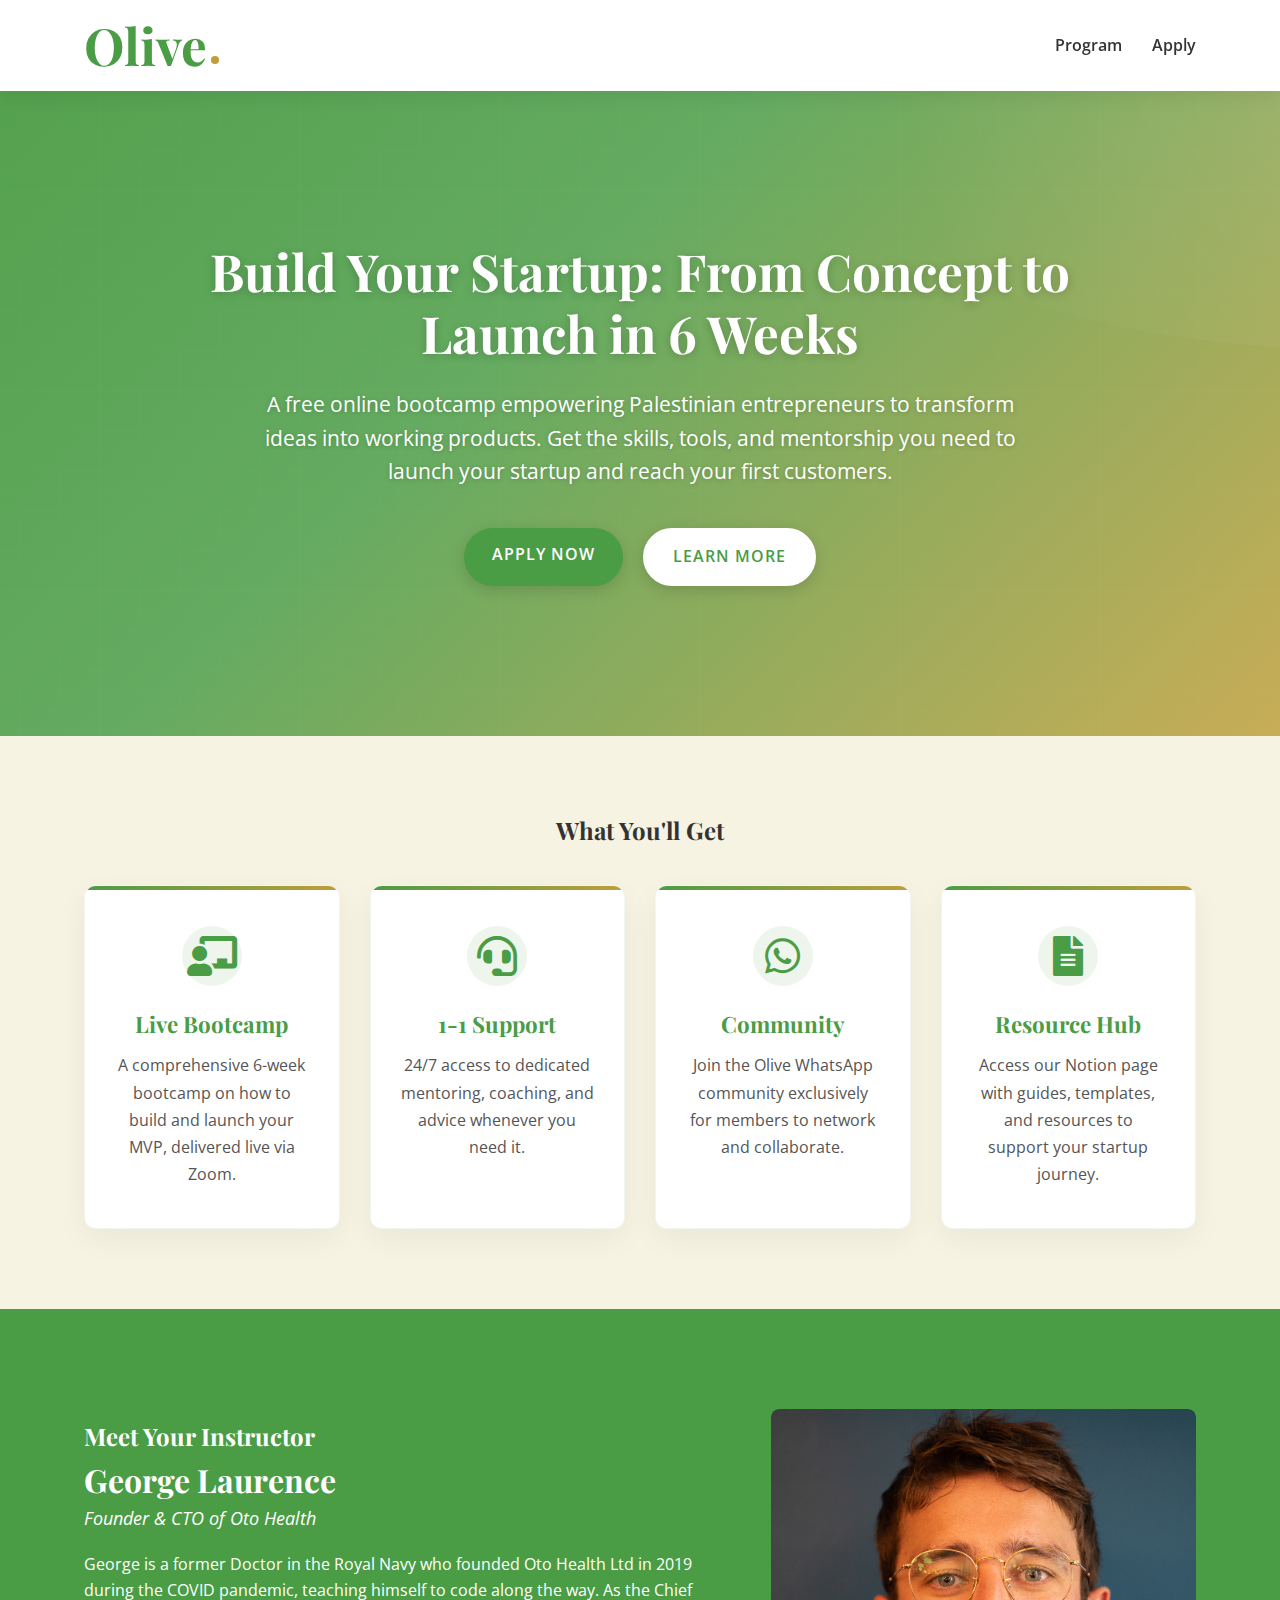
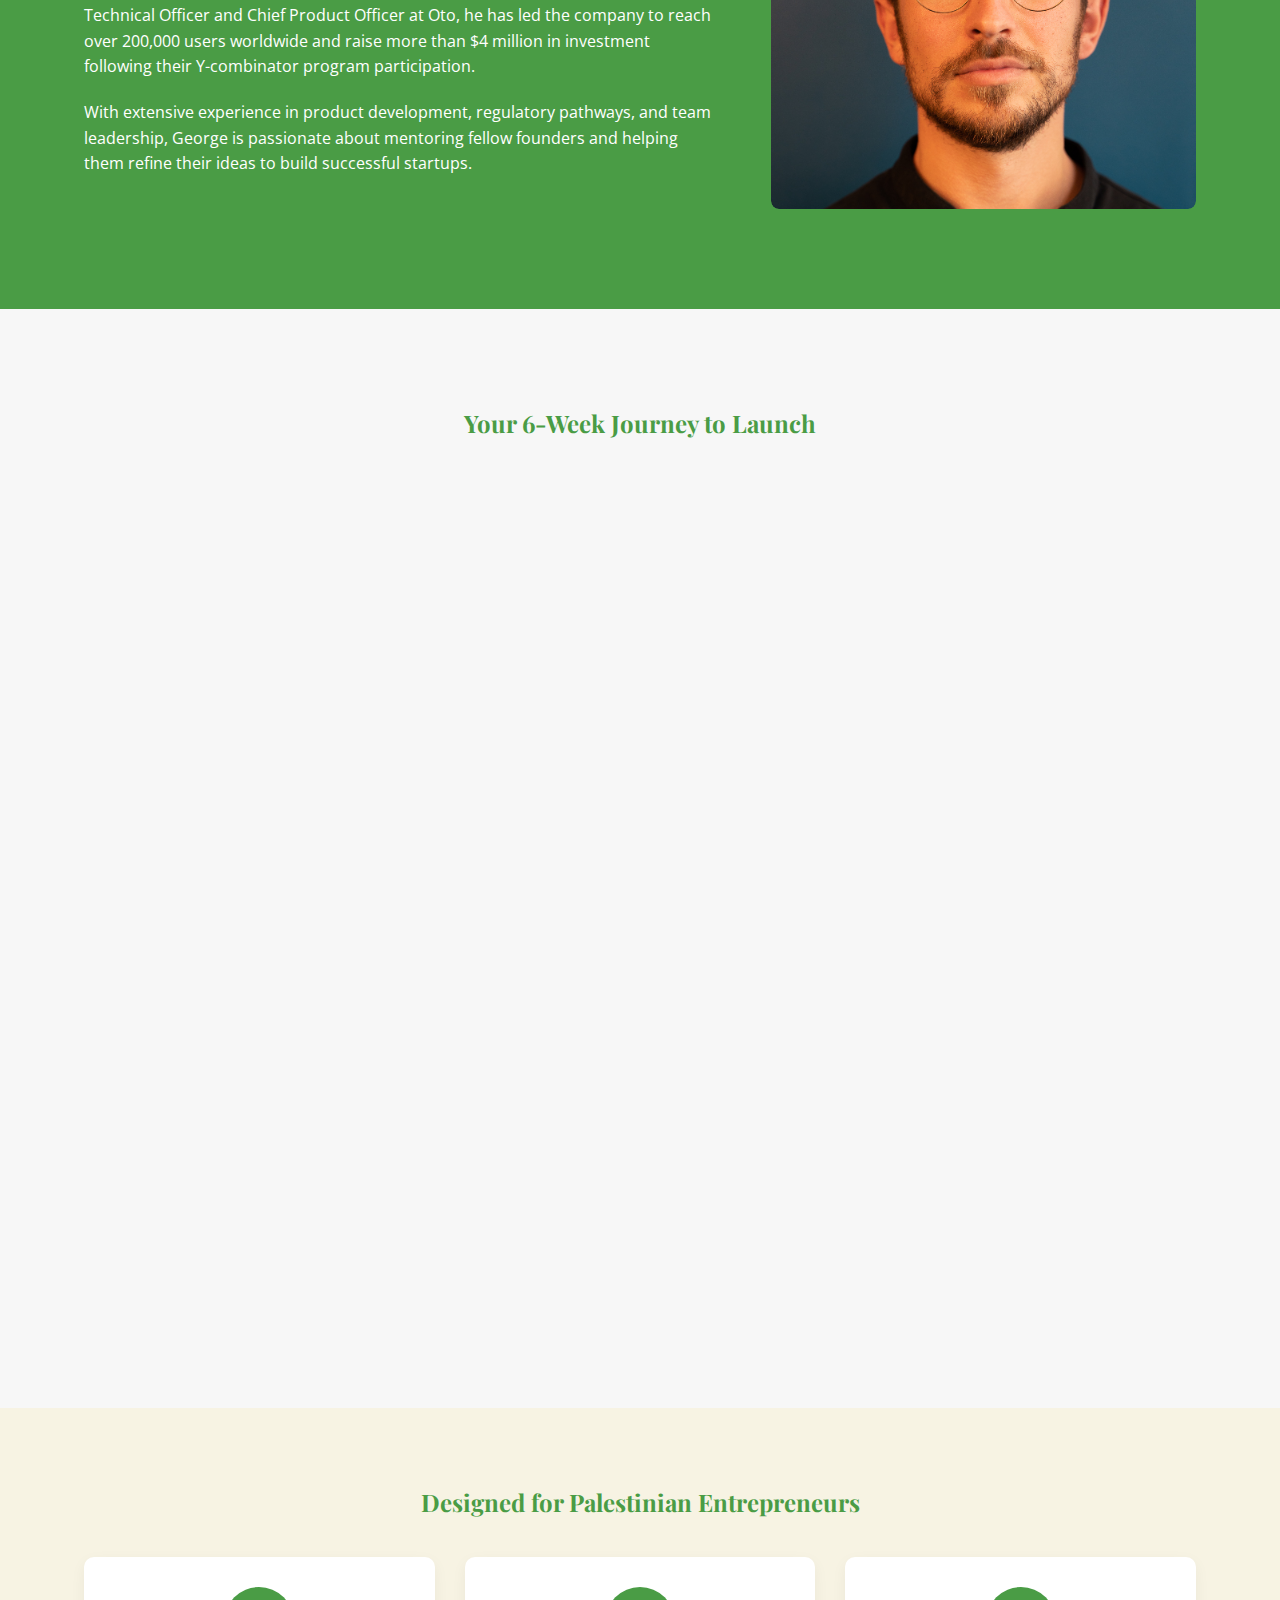
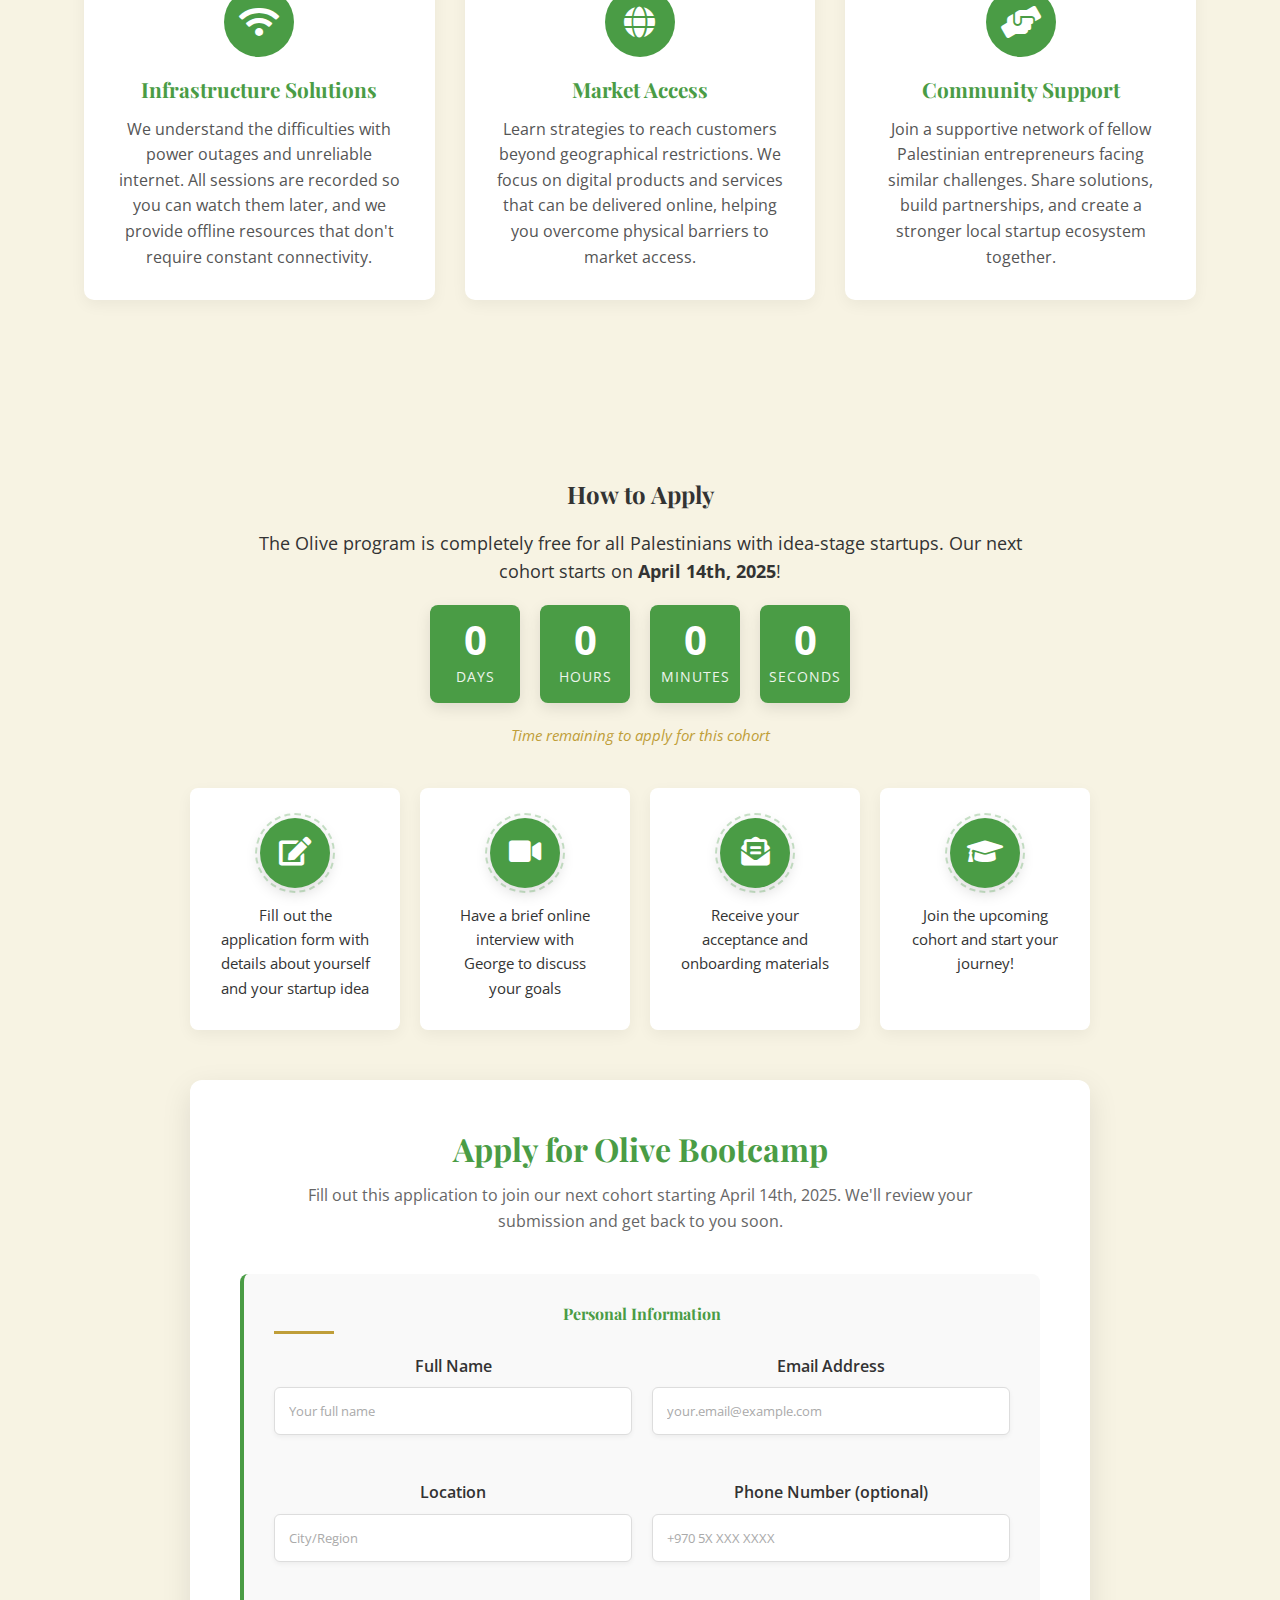
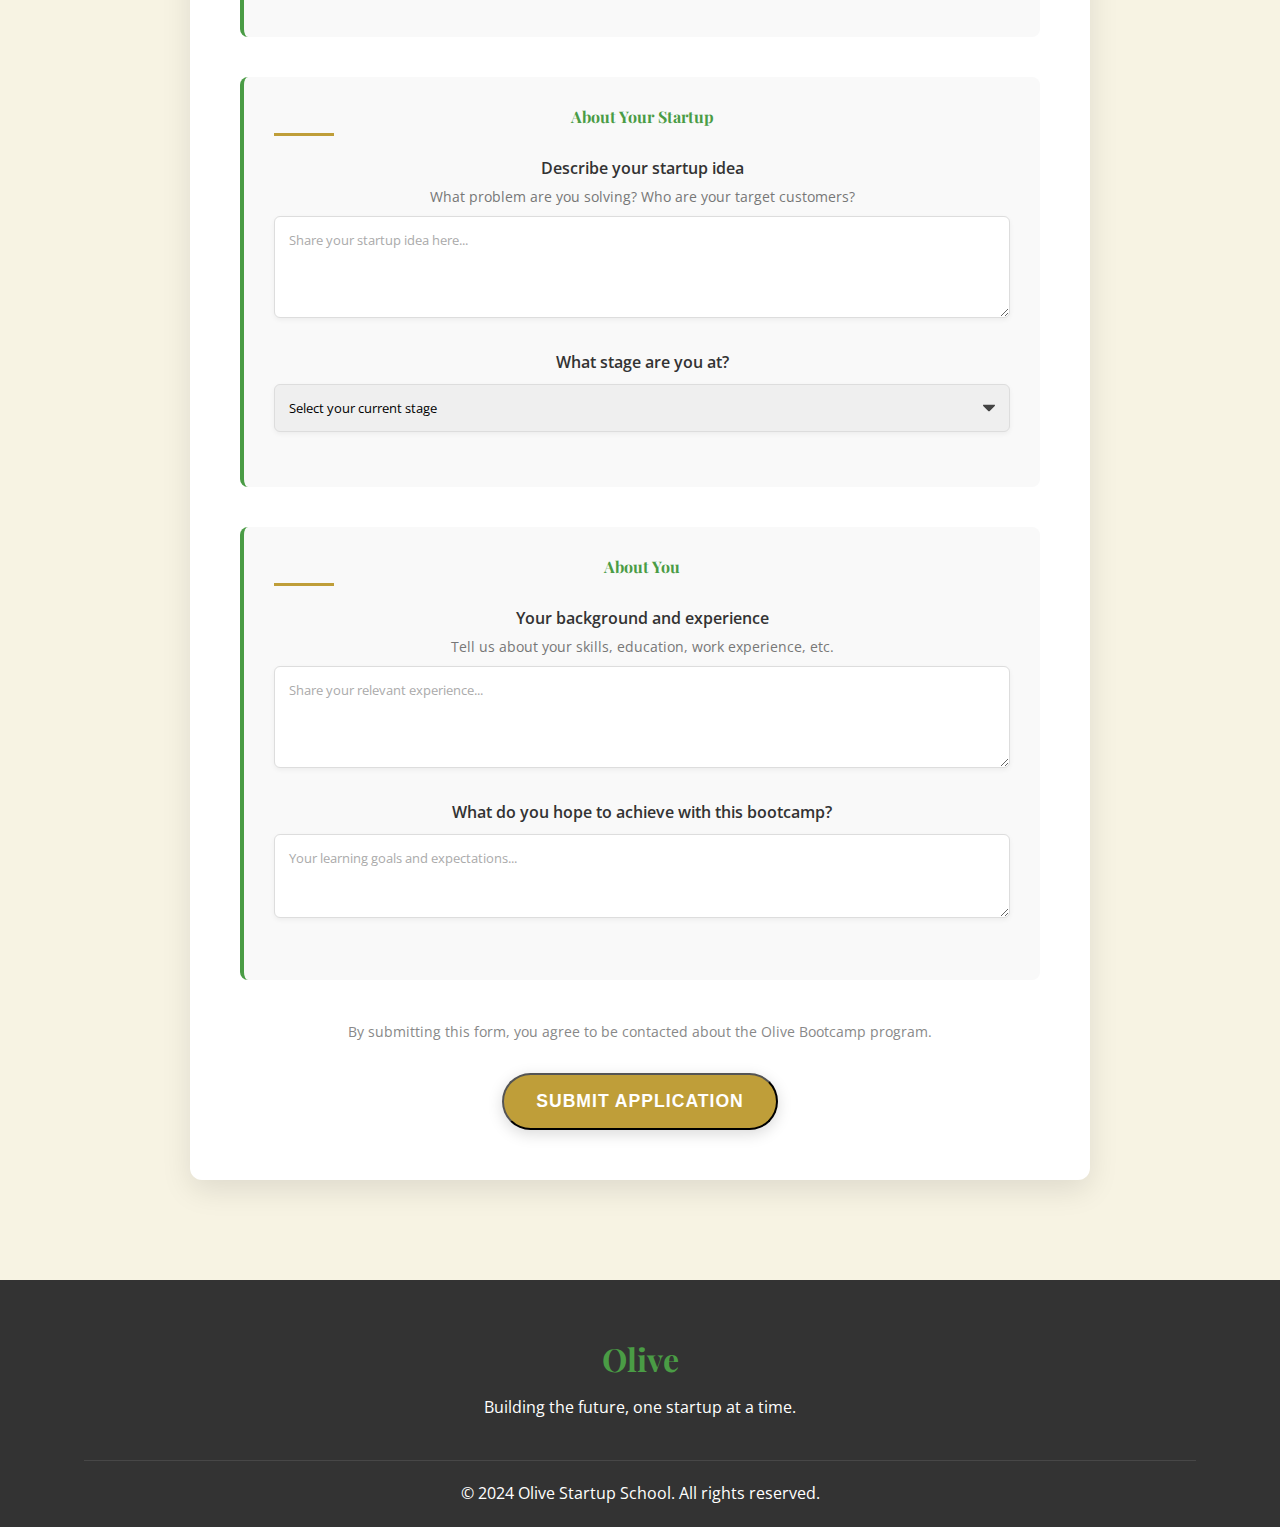
<file: index.html>
<!DOCTYPE html>
<html lang="en">
  <head>
    <meta charset="UTF-8" />
    <meta name="viewport" content="width=device-width, initial-scale=1.0" />
    <title>Olive Bootcamp - Build & Launch Your Palestinian Startup in 6 Weeks</title>
    <meta name="description" content="A free 6-week online bootcamp empowering Palestinian entrepreneurs to transform ideas into working products with mentorship, resources, and community support." />
    <meta name="keywords" content="Palestinian startups, entrepreneurship, bootcamp, startup incubator, business mentorship, tech startup, Palestine innovation" />
    <link rel="canonical" href="https://leidig54.github.io/olive/" />
    <link rel="stylesheet" href="css/style.css" />
    <link rel="preconnect" href="https://fonts.googleapis.com" />
    <link rel="preconnect" href="https://fonts.gstatic.com" crossorigin />
    <link
      href="https://fonts.googleapis.com/css2?family=Open+Sans:wght@400;600&family=Playfair+Display:wght@700&display=swap"
      rel="stylesheet"
    />
    <!-- FontAwesome CSS CDN -->
    <link 
      rel="stylesheet" 
      href="https://cdnjs.cloudflare.com/ajax/libs/font-awesome/5.15.4/css/all.min.css"
      integrity="sha512-1ycn6IcaQQ40/MKBW2W4Rhis/DbILU74C1vSrLJxCq57o941Ym01SwNsOMqvEBFlcgUa6xLiPY/NS5R+E6ztJQ=="
      crossorigin="anonymous"
      referrerpolicy="no-referrer"
    />
    <!-- Structured Data -->
    <script type="application/ld+json">
    {
      "@context": "https://schema.org",
      "@type": "EducationalOrganization",
      "name": "Olive Bootcamp",
      "description": "A free 6-week online bootcamp empowering Palestinian entrepreneurs to transform ideas into working products.",
      "url": "https://leidig54.github.io/olive/",
      "offers": {
        "@type": "Offer",
        "price": "0",
        "priceCurrency": "USD"
      },
      "startDate": "2025-04-14",
      "teachingMethod": "Online Learning",
      "timeRequired": "P6W",
      "audience": {
        "@type": "Audience",
        "audienceType": "Palestinian Entrepreneurs"
      }
    }
    </script>
  </head>
  <body>
    <header>
      <div class="container">
        <div class="logo">
          <h1>Olive</h1>
        </div>
        <nav aria-label="Main navigation">
          <ul>
            <li><a href="#course">Program</a></li>
            <li><a href="#apply">Apply</a></li>
          </ul>
        </nav>
      </div>
    </header>

    <section class="hero">
      <div class="container">
        <h2>Build Your Startup: From Concept to Launch in 6 Weeks</h2>
        <p>
          A free online bootcamp empowering Palestinian entrepreneurs to transform 
          ideas into working products. Get the skills, tools, and mentorship you 
          need to launch your startup and reach your first customers.
        </p>
        <div class="hero-buttons">
          <a href="#apply" class="btn">Apply Now</a>
          <a href="#course" class="btn btn-alt">Learn More</a>
        </div>
      </div>
    </section>

    <section class="program-highlights">
      <div class="container">
        <h2>What You'll Get</h2>
        <div class="features">
          <div class="feature">
            <div class="feature-icon">
              <i class="fas fa-chalkboard-teacher"></i>
            </div>
            <h3>Live Bootcamp</h3>
            <p>
              A comprehensive 6-week bootcamp on how to build and launch your MVP,
              delivered live via Zoom.
            </p>
          </div>
          <div class="feature">
            <div class="feature-icon">
              <i class="fas fa-headset"></i>
            </div>
            <h3>1-1 Support</h3>
            <p>
              24/7 access to dedicated mentoring, coaching, and advice whenever
              you need it.
            </p>
          </div>
          <div class="feature">
            <div class="feature-icon">
              <i class="fab fa-whatsapp"></i>
            </div>
            <h3>Community</h3>
            <p>
              Join the Olive WhatsApp community exclusively for members to
              network and collaborate.
            </p>
          </div>
          <div class="feature">
            <div class="feature-icon">
              <i class="fas fa-file-alt"></i>
            </div>
            <h3>Resource Hub</h3>
            <p>
              Access our Notion page with guides, templates, and resources to
              support your startup journey.
            </p>
          </div>
        </div>
      </div>
    </section>

    <section class="about-instructor">
      <div class="container">
        <div class="instructor-content">
          <h2>Meet Your Instructor</h2>
          <h3>George Laurence</h3>
          <p class="instructor-title">Founder & CTO of Oto Health</p>
          <p>
            George is a former Doctor in the Royal Navy who founded Oto Health
            Ltd in 2019 during the COVID pandemic, teaching himself to code
            along the way. As the Chief Technical Officer and Chief Product
            Officer at Oto, he has led the company to reach over 200,000 users
            worldwide and raise more than $4 million in investment following
            their Y-combinator program participation.
          </p>
          <p>
            With extensive experience in product development, regulatory
            pathways, and team leadership, George is passionate about mentoring
            fellow founders and helping them refine their ideas to build
            successful startups.
          </p>
        </div>
        <div class="instructor-image">
          <img
            src="images/george.jpg"
            alt="George Laurence, Founder & CTO of Oto Health, instructor for Olive Bootcamp"
            id="instructor-photo"
          />
        </div>
      </div>
    </section>

    <section id="course" class="bootcamp-overview">
      <div class="container">
        <h2>Your 6-Week Journey to Launch</h2>
        <div class="curriculum-weeks">
          <!-- Week 1 -->
          <div class="curriculum-card">
            <div class="curriculum-header">
              <div class="week-label">
                <i class="fas fa-lightbulb"></i>
                <span>Week 1</span>
              </div>
              <h3>Idea Validation</h3>
            </div>
            <div class="curriculum-body">
              <p>
                Learn if your idea can work in the real world. Find out who your
                customers are and why they would use your product. Practice talking 
                to potential customers to get useful feedback.
              </p>
            </div>
          </div>
          
          <!-- Week 2 -->
          <div class="curriculum-card">
            <div class="curriculum-header">
              <div class="week-label">
                <i class="fas fa-tasks"></i>
                <span>Week 2</span>
              </div>
              <h3>MVP Planning</h3>
            </div>
            <div class="curriculum-body">
              <p>
                Plan your first simple product (MVP). Learn which features to include
                and which to save for later. Create a clear plan for what to build
                and how to do it with the resources you have.
              </p>
            </div>
          </div>
          
          <!-- Week 3 -->
          <div class="curriculum-card">
            <div class="curriculum-header">
              <div class="week-label">
                <i class="fas fa-code"></i>
                <span>Week 3</span>
              </div>
              <h3>Product Development</h3>
            </div>
            <div class="curriculum-body">
              <p>
                Learn how to build your product even if you can't code. Use simple
                tools that don't require programming skills. Understand how to manage
                your project and work well with developers if you need them.
              </p>
            </div>
          </div>
          
          <!-- Week 4 -->
          <div class="curriculum-card">
            <div class="curriculum-header">
              <div class="week-label">
                <i class="fas fa-users-cog"></i>
                <span>Week 4</span>
              </div>
              <h3>User Testing</h3>
            </div>
            <div class="curriculum-body">
              <p>
                Learn how to test your product with real users. Get honest feedback
                about what works and what doesn't. Create a simple plan to improve
                your product based on what users tell you.
              </p>
            </div>
          </div>
          
          <!-- Week 5 -->
          <div class="curriculum-card">
            <div class="curriculum-header">
              <div class="week-label">
                <i class="fas fa-rocket"></i>
                <span>Week 5</span>
              </div>
              <h3>Launch Strategy</h3>
            </div>
            <div class="curriculum-body">
              <p>
                Plan how to introduce your product to the world. Create simple
                marketing materials that explain what your product does. Learn how
                to find your first users and get them excited about your product.
              </p>
            </div>
          </div>
          
          <!-- Week 6 -->
          <div class="curriculum-card">
            <div class="curriculum-header">
              <div class="week-label">
                <i class="fas fa-chart-line"></i>
                <span>Week 6</span>
              </div>
              <h3>Growth & Next Steps</h3>
            </div>
            <div class="curriculum-body">
              <p>
                Learn how to track if your product is successful. Find ways to
                get more users and keep them happy. Make plans for improving your
                product in the future and explore how to get funding if needed.
              </p>
            </div>
          </div>
        </div>
      </div>
    </section>

    <section class="tailored-approach">
      <div class="container">
        <h2>Designed for Palestinian Entrepreneurs</h2>
        <div class="challenges-grid">
          <div class="challenge-card">
            <div class="challenge-icon">
              <i class="fas fa-wifi"></i>
            </div>
            <h3>Infrastructure Solutions</h3>
            <p>
              We understand the difficulties with power outages and unreliable internet. 
              All sessions are recorded so you can watch them later, and we provide 
              offline resources that don't require constant connectivity.
            </p>
          </div>
          
          <div class="challenge-card">
            <div class="challenge-icon">
              <i class="fas fa-globe"></i>
            </div>
            <h3>Market Access</h3>
            <p>
              Learn strategies to reach customers beyond geographical restrictions. 
              We focus on digital products and services that can be delivered online, 
              helping you overcome physical barriers to market access.
            </p>
          </div>
          
          <div class="challenge-card">
            <div class="challenge-icon">
              <i class="fas fa-hands-helping"></i>
            </div>
            <h3>Community Support</h3>
            <p>
              Join a supportive network of fellow Palestinian entrepreneurs facing 
              similar challenges. Share solutions, build partnerships, and create a 
              stronger local startup ecosystem together.
            </p>
          </div>
        </div>
      </div>
    </section>

    <section id="apply" class="how-to-apply">
      <div class="container">
        <h2>How to Apply</h2>
        <p>
          The Olive program is completely free for all Palestinians with
          idea-stage startups. Our next cohort starts on <strong>April 14th, 2025</strong>!
        </p>
        
        <div class="countdown-container">
          <div class="countdown-timer">
            <div class="countdown-item">
              <span id="days">0</span>
              <span class="countdown-label">Days</span>
            </div>
            <div class="countdown-item">
              <span id="hours">0</span>
              <span class="countdown-label">Hours</span>
            </div>
            <div class="countdown-item">
              <span id="minutes">0</span>
              <span class="countdown-label">Minutes</span>
            </div>
            <div class="countdown-item">
              <span id="seconds">0</span>
              <span class="countdown-label">Seconds</span>
            </div>
          </div>
          <p class="countdown-message">Time remaining to apply for this cohort</p>
        </div>
        <div class="application-steps">
          <div class="step">
            <div class="step-icon">
              <i class="fas fa-edit"></i>
            </div>
            <p>
              Fill out the application form with details about yourself and your
              startup idea
            </p>
          </div>
          <div class="step">
            <div class="step-icon">
              <i class="fas fa-video"></i>
            </div>
            <p>
              Have a brief online interview with George to discuss your goals
            </p>
          </div>
          <div class="step">
            <div class="step-icon">
              <i class="fas fa-envelope-open-text"></i>
            </div>
            <p>Receive your acceptance and onboarding materials</p>
          </div>
          <div class="step">
            <div class="step-icon">
              <i class="fas fa-graduation-cap"></i>
            </div>
            <p>Join the upcoming cohort and start your journey!</p>
          </div>
        </div>

        <!-- Enhanced application form with sections -->
        <div class="application-form">
          <h3>Apply for Olive Bootcamp</h3>
          <p class="form-intro">Fill out this application to join our next cohort starting April 14th, 2025. We'll review your submission and get back to you soon.</p>
          
          <form id="apply-form" action="https://formspree.io/p/2688535783240892369/f/applicationForm" method="POST">
            <!-- Personal Information Section -->
            <div class="form-section">
              <h4>Personal Information</h4>
              <div class="form-row">
                <div class="form-group">
                  <label for="name">Full Name</label>
                  <input type="text" id="name" name="name" placeholder="Your full name" required />
                </div>
                <div class="form-group">
                  <label for="email">Email Address</label>
                  <input type="email" id="email" name="email" placeholder="your.email@example.com" required />
                </div>
              </div>
              
              <div class="form-row">
                <div class="form-group">
                  <label for="location">Location</label>
                  <input type="text" id="location" name="location" placeholder="City/Region" required />
                </div>
                <div class="form-group">
                  <label for="phone">Phone Number (optional)</label>
                  <input type="tel" id="phone" name="phone" placeholder="+970 5X XXX XXXX" />
                </div>
              </div>
            </div>
            
            <!-- About Your Startup Section -->
            <div class="form-section">
              <h4>About Your Startup</h4>
              <div class="form-group">
                <label for="idea">Describe your startup idea</label>
                <p class="field-hint">What problem are you solving? Who are your target customers?</p>
                <textarea id="idea" name="idea" rows="4" placeholder="Share your startup idea here..." required></textarea>
              </div>
              
              <div class="form-group">
                <label for="stage">What stage are you at?</label>
                <select id="stage" name="stage" required>
                  <option value="" disabled selected>Select your current stage</option>
                  <option value="Just an idea">Just an idea</option>
                  <option value="Working on prototype">Working on prototype</option>
                  <option value="Early prototype ready">Early prototype ready</option>
                  <option value="Already have users">Already have users</option>
                </select>
              </div>
            </div>
            
            <!-- About You Section -->
            <div class="form-section">
              <h4>About You</h4>
              <div class="form-group">
                <label for="experience">Your background and experience</label>
                <p class="field-hint">Tell us about your skills, education, work experience, etc.</p>
                <textarea id="experience" name="experience" rows="4" placeholder="Share your relevant experience..." required></textarea>
              </div>
              
              <div class="form-group">
                <label for="goals">What do you hope to achieve with this bootcamp?</label>
                <textarea id="goals" name="goals" rows="3" placeholder="Your learning goals and expectations..."></textarea>
              </div>
            </div>
            
            <!-- Formspree configuration -->
            <input type="hidden" name="_subject" value="New Olive Bootcamp Application" />
            <input type="hidden" name="_next" value="/thanks.html" />
            <input type="text" name="_gotcha" style="display:none" />
            
            <div class="form-submit">
              <p class="privacy-note">By submitting this form, you agree to be contacted about the Olive Bootcamp program.</p>
              <button type="submit" class="btn">Submit Application</button>
            </div>
          </form>
        </div>
      </div>
    </section>

    <footer>
      <div class="container">
        <div class="footer-content">
          <div class="footer-logo">
            <h3>Olive</h3>
            <p>Building the future, one startup at a time.</p>
          </div>
        </div>
        <div class="copyright">
          <p>&copy; 2024 Olive Startup School. All rights reserved.</p>
        </div>
      </div>
    </footer>

    <!-- No Formspree JS Library needed when using direct endpoint -->

    <!-- Our Custom Scripts -->
    <script src="js/script.js"></script>
  </body>
</html>
</file>
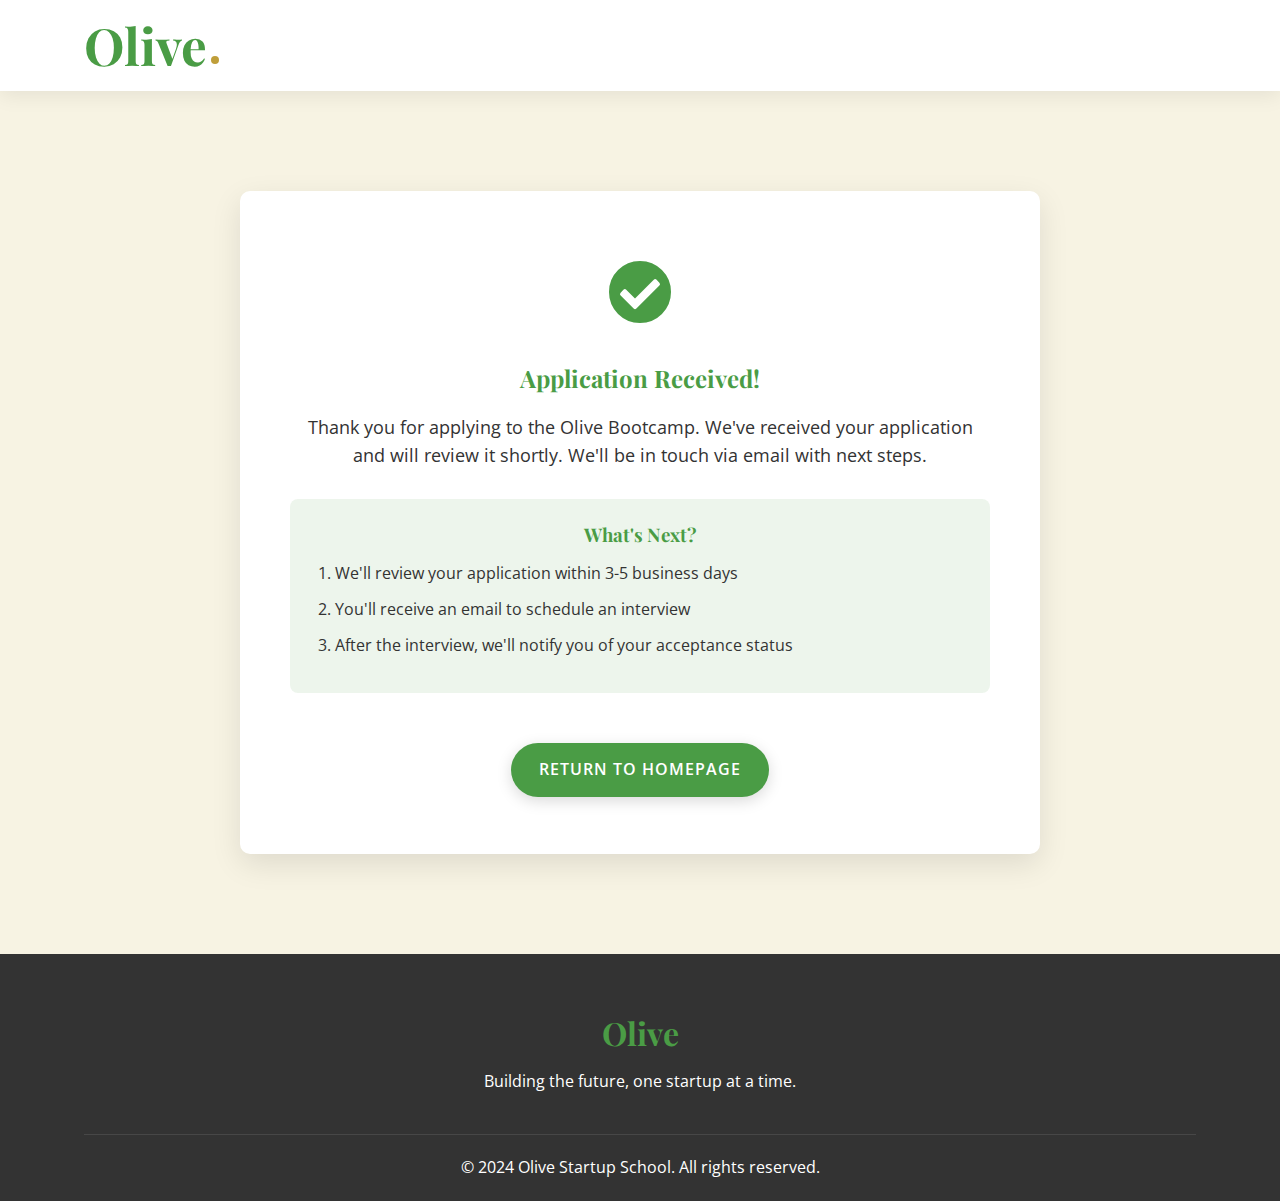
<file: thanks.html>
<!DOCTYPE html>
<html lang="en">
  <head>
    <meta charset="UTF-8" />
    <meta name="viewport" content="width=device-width, initial-scale=1.0" />
    <title>Thank You - Olive Bootcamp</title>
    <link rel="stylesheet" href="css/style.css" />
    <link rel="preconnect" href="https://fonts.googleapis.com" />
    <link rel="preconnect" href="https://fonts.gstatic.com" crossorigin />
    <link
      href="https://fonts.googleapis.com/css2?family=Open+Sans:wght@400;600&family=Playfair+Display:wght@700&display=swap"
      rel="stylesheet"
    />
    <!-- FontAwesome CSS CDN -->
    <link 
      rel="stylesheet" 
      href="https://cdnjs.cloudflare.com/ajax/libs/font-awesome/5.15.4/css/all.min.css"
      integrity="sha512-1ycn6IcaQQ40/MKBW2W4Rhis/DbILU74C1vSrLJxCq57o941Ym01SwNsOMqvEBFlcgUa6xLiPY/NS5R+E6ztJQ=="
      crossorigin="anonymous"
      referrerpolicy="no-referrer"
    />
  </head>
  <body>
    <header>
      <div class="container">
        <div class="logo">
          <h1>Olive</h1>
        </div>
      </div>
    </header>

    <section class="thank-you-section">
      <div class="container">
        <div class="thank-you-content">
          <div class="thank-you-icon">
            <i class="fas fa-check-circle"></i>
          </div>
          <h2>Application Received!</h2>
          <p>
            Thank you for applying to the Olive Bootcamp. We've received your application 
            and will review it shortly. We'll be in touch via email with next steps.
          </p>
          <div class="next-steps">
            <h3>What's Next?</h3>
            <ol>
              <li>We'll review your application within 3-5 business days</li>
              <li>You'll receive an email to schedule an interview</li>
              <li>After the interview, we'll notify you of your acceptance status</li>
            </ol>
          </div>
          <a href="index.html" class="btn">Return to Homepage</a>
        </div>
      </div>
    </section>

    <footer>
      <div class="container">
        <div class="footer-content">
          <div class="footer-logo">
            <h3>Olive</h3>
            <p>Building the future, one startup at a time.</p>
          </div>
        </div>
        <div class="copyright">
          <p>&copy; 2024 Olive Startup School. All rights reserved.</p>
        </div>
      </div>
    </footer>
  </body>
</html>
</file>
<file: css/style.css>
/* Global Styles */
:root {
    --primary-color: #4a9c45;  /* Olive green */
    --secondary-color: #f7f3e3; /* Cream */
    --accent-color: #bf9e39;   /* Gold */
    --dark-color: #333333;
    --light-color: #ffffff;
    --font-heading: 'Playfair Display', serif;
    --font-body: 'Open Sans', sans-serif;
}

* {
    margin: 0;
    padding: 0;
    box-sizing: border-box;
}

body {
    font-family: var(--font-body);
    line-height: 1.6;
    color: var(--dark-color);
    background-color: var(--light-color);
}

.container {
    width: 90%;
    max-width: 1200px;
    margin: 0 auto;
    padding: 0 20px;
}

h1, h2, h3, h4 {
    font-family: var(--font-heading);
    font-weight: 700;
    line-height: 1.2;
    margin-bottom: 1rem;
}

a {
    text-decoration: none;
    color: var(--primary-color);
    transition: color 0.3s ease;
}

a:hover {
    color: var(--accent-color);
}

.btn {
    display: inline-block;
    background-color: var(--primary-color);
    color: var(--light-color);
    padding: 14px 28px;
    border-radius: 50px;
    font-weight: 600;
    text-transform: uppercase;
    letter-spacing: 1px;
    transition: all 0.3s ease;
    box-shadow: 0 4px 15px rgba(0, 0, 0, 0.15);
    position: relative;
    overflow: hidden;
}

.btn::after {
    content: '';
    position: absolute;
    top: 0;
    left: 0;
    width: 100%;
    height: 100%;
    background: linear-gradient(to right, rgba(255,255,255,0.1), rgba(255,255,255,0.4), rgba(255,255,255,0.1));
    transform: translateX(-100%);
    transition: transform 0.6s ease;
}

.btn:hover {
    background-color: var(--accent-color);
    color: var(--light-color);
    transform: translateY(-3px);
    box-shadow: 0 6px 20px rgba(0, 0, 0, 0.2);
}

.btn:hover::after {
    transform: translateX(100%);
}

.btn-alt {
    background-color: transparent;
    border: 2px solid var(--light-color);
    color: var(--light-color);
}

.btn-alt:hover {
    background-color: var(--light-color);
    color: var(--primary-color);
    border-color: var(--light-color);
}

.hero-buttons {
    display: flex;
    gap: 20px;
    margin-top: 20px;
    justify-content: center;
}

section {
    padding: 80px 0;
}

/* Header Styles */
header {
    background-color: var(--light-color);
    box-shadow: 0 4px 20px rgba(0, 0, 0, 0.08);
    position: sticky;
    top: 0;
    z-index: 100;
    padding: 15px 0;
}

header .container {
    display: flex;
    justify-content: space-between;
    align-items: center;
    padding: 0 20px;
}

.logo h1 {
    font-size: 3.2rem;
    color: var(--primary-color);
    margin: 0;
    position: relative;
    display: inline-block;
}

.logo h1::before {
    content: "";
    position: absolute;
    width: 8px;
    height: 8px;
    background-color: var(--accent-color);
    border-radius: 50%;
    bottom: 12px;
    right: -12px;
}

nav ul {
    display: flex;
    list-style: none;
}

nav ul li {
    margin-left: 30px;
}

nav ul li a {
    font-weight: 600;
    color: var(--dark-color);
}

nav ul li a:hover {
    color: var(--primary-color);
}

/* Hero Section */
.hero {
    background: linear-gradient(135deg, 
                rgba(74, 156, 69, 0.95), 
                rgba(74, 156, 69, 0.85) 40%,
                rgba(191, 158, 57, 0.85) 100%);
    position: relative;
    text-align: center;
    color: var(--light-color);
    padding: 150px 0;
    overflow: hidden;
}

.hero::before {
    content: "";
    position: absolute;
    top: 0;
    left: 0;
    right: 0;
    bottom: 0;
    background: url('data:image/svg+xml;utf8,<svg xmlns="http://www.w3.org/2000/svg" viewBox="0 0 100 100" width="100" height="100" opacity="0.15"><path d="M0,0 L100,0 L100,100 L0,100z" fill="none" stroke="%23ffffff" stroke-width="0.5" /><path d="M20,0 L20,100 M40,0 L40,100 M60,0 L60,100 M80,0 L80,100 M0,20 L100,20 M0,40 L100,40 M0,60 L100,60 M0,80 L100,80" stroke="%23ffffff" stroke-width="0.25" /></svg>');
    opacity: 0.2;
    z-index: 0;
}

.hero::after {
    content: "";
    position: absolute;
    top: -50%;
    right: -50%;
    width: 90%;
    height: 90%;
    background: radial-gradient(circle, rgba(255,255,255,0.1) 0%, rgba(255,255,255,0) 70%);
    border-radius: 50%;
    z-index: 1;
}

.hero .container {
    position: relative;
    z-index: 2;
}

.hero h2 {
    font-size: 3.2rem;
    line-height: 1.2;
    margin-bottom: 1.5rem;
    text-shadow: 0 2px 10px rgba(0, 0, 0, 0.2);
    animation: fadeInDown 1s ease-out;
    max-width: 900px;
    margin-left: auto;
    margin-right: auto;
}

.hero p {
    font-size: 1.3rem;
    max-width: 800px;
    margin: 0 auto 2.5rem;
    line-height: 1.6;
    text-shadow: 0 1px 5px rgba(0, 0, 0, 0.2);
    animation: fadeIn 1.2s ease-out;
}

.hero-buttons {
    animation: fadeInUp 1.4s ease-out;
}

@keyframes fadeInDown {
    from {
        opacity: 0;
        transform: translateY(-20px);
    }
    to {
        opacity: 1;
        transform: translateY(0);
    }
}

@keyframes fadeIn {
    from {
        opacity: 0;
    }
    to {
        opacity: 1;
    }
}

@keyframes fadeInUp {
    from {
        opacity: 0;
        transform: translateY(20px);
    }
    to {
        opacity: 1;
        transform: translateY(0);
    }
}

/* Features Section */
.program-highlights {
    background-color: var(--secondary-color);
}

.program-highlights h2 {
    text-align: center;
    margin-bottom: 40px;
}

.features {
    display: grid;
    grid-template-columns: repeat(auto-fit, minmax(250px, 1fr));
    gap: 30px;
}

.feature {
    background-color: var(--light-color);
    padding: 40px 30px;
    border-radius: 12px;
    text-align: center;
    transition: all 0.3s ease;
    box-shadow: 0 10px 30px rgba(0, 0, 0, 0.05);
    position: relative;
    z-index: 1;
    overflow: hidden;
    border: 1px solid rgba(74, 156, 69, 0.08);
}

.feature::before {
    content: "";
    position: absolute;
    top: 0;
    left: 0;
    width: 100%;
    height: 4px;
    background: linear-gradient(to right, var(--primary-color), var(--accent-color));
    z-index: 2;
    transition: height 0.3s ease;
}

.feature:hover {
    transform: translateY(-10px);
    box-shadow: 0 15px 35px rgba(0, 0, 0, 0.1);
}

.feature:hover::before {
    height: 6px;
}

.feature-icon {
    font-size: 2.5rem;
    color: var(--primary-color);
    margin-bottom: 25px;
    height: 60px;
    width: 60px;
    line-height: 60px;
    border-radius: 50%;
    display: inline-flex;
    align-items: center;
    justify-content: center;
    background-color: rgba(74, 156, 69, 0.1);
    transition: all 0.3s ease;
}

.feature:hover .feature-icon {
    color: var(--light-color);
    background-color: var(--primary-color);
    transform: scale(1.1);
}

.feature h3 {
    color: var(--primary-color);
    font-size: 1.4rem;
    margin-bottom: 15px;
}

.feature p {
    color: #555;
    line-height: 1.7;
}

.feature a {
    display: inline-block;
    margin-top: 20px;
    font-weight: 600;
    color: var(--accent-color);
    position: relative;
}

.feature a::after {
    content: "";
    position: absolute;
    bottom: -2px;
    left: 0;
    width: 0;
    height: 2px;
    background-color: var(--accent-color);
    transition: width 0.3s ease;
}

.feature a:hover::after {
    width: 100%;
}

/* About Instructor Section */
.about-instructor {
    background-color: var(--primary-color);
    color: var(--light-color);
    padding: 100px 0;
}

.about-instructor .container {
    display: grid;
    grid-template-columns: 3fr 2fr;
    gap: 50px;
    align-items: center;
}

.instructor-content h2 {
    margin-bottom: 10px;
}

.instructor-content h3 {
    font-size: 2rem;
    margin-bottom: 5px;
}

.instructor-title {
    font-style: italic;
    margin-bottom: 20px;
    font-size: 1.1rem;
}

.instructor-content p {
    margin-bottom: 20px;
}

.instructor-image {
    border-radius: 8px;
    overflow: hidden;
    height: 400px;
}

.placeholder-image {
    width: 100%;
    height: 100%;
    background-color: rgba(255, 255, 255, 0.2);
}

/* Bootcamp Overview Section */
.bootcamp-overview {
    background-color: #f7f7f7;
    padding: 100px 0;
}

.bootcamp-overview h2 {
    text-align: center;
    margin-bottom: 50px;
    color: var(--primary-color);
}

.curriculum-weeks {
    display: grid;
    grid-template-columns: repeat(auto-fit, minmax(400px, 1fr));
    gap: 30px;
    max-width: 1200px;
    margin: 0 auto;
}

.curriculum-card {
    background-color: #ffffff;
    border-radius: 10px;
    box-shadow: 0 5px 20px rgba(0, 0, 0, 0.08);
    overflow: hidden;
    transition: transform 0.3s ease, box-shadow 0.3s ease;
    animation: fadeIn 0.8s ease forwards;
    opacity: 0;
}

@keyframes fadeIn {
    from { opacity: 0; transform: translateY(20px); }
    to { opacity: 1; transform: translateY(0); }
}

.curriculum-card:hover {
    transform: translateY(-5px);
    box-shadow: 0 10px 25px rgba(0, 0, 0, 0.12);
}

.curriculum-header {
    background-color: #ffffff;
    padding: 20px 25px;
    border-bottom: 1px solid #f0f0f0;
}

.curriculum-header h3 {
    color: #333333;
    font-size: 20px;
    margin: 10px 0 0 0;
    font-weight: 700;
}

.week-label {
    display: inline-flex;
    align-items: center;
    background-color: var(--primary-color);
    color: white;
    padding: 6px 12px;
    border-radius: 30px;
    font-weight: 600;
    font-size: 14px;
}

.week-label i {
    margin-right: 6px;
    font-size: 16px;
}

.curriculum-body {
    padding: 25px;
    background-color: #ffffff;
}

.curriculum-body p {
    color: #333333;
    font-size: 16px;
    line-height: 1.6;
    margin: 0;
}

/* Tailored Approach Section */
.tailored-approach {
    background-color: var(--secondary-color);
    padding: 80px 0;
    text-align: center;
}

.tailored-approach h2 {
    color: var(--primary-color);
    margin-bottom: 40px;
}

.challenges-grid {
    display: grid;
    grid-template-columns: repeat(3, 1fr);
    gap: 30px;
    max-width: 1200px;
    margin: 0 auto;
}

.challenge-card {
    background-color: var(--light-color);
    border-radius: 10px;
    padding: 30px;
    box-shadow: 0 5px 15px rgba(0, 0, 0, 0.05);
    transition: transform 0.3s ease, box-shadow 0.3s ease;
}

.challenge-card:hover {
    transform: translateY(-10px);
    box-shadow: 0 15px 30px rgba(0, 0, 0, 0.1);
}

.challenge-icon {
    font-size: 2rem;
    color: var(--light-color);
    background-color: var(--primary-color);
    width: 70px;
    height: 70px;
    border-radius: 50%;
    display: flex;
    align-items: center;
    justify-content: center;
    margin: 0 auto 20px;
    transition: all 0.3s ease;
}

.challenge-card:hover .challenge-icon {
    background-color: var(--accent-color);
    transform: rotate(10deg);
}

.challenge-card h3 {
    color: var(--primary-color);
    margin-bottom: 15px;
    font-size: 1.3rem;
}

.challenge-card p {
    color: #555;
    font-size: 1rem;
    line-height: 1.6;
}

/* How to Apply Section */
.how-to-apply {
    background-color: var(--secondary-color);
    text-align: center;
    padding: 100px 0;
}

.how-to-apply h2 {
    margin-bottom: 20px;
}

.how-to-apply > .container > p {
    max-width: 800px;
    margin: 0 auto 20px;
    font-size: 1.1rem;
}

/* Countdown Timer */
.countdown-container {
    margin-bottom: 40px;
}

.countdown-timer {
    display: flex;
    justify-content: center;
    gap: 20px;
    margin: 20px auto;
    max-width: 600px;
}

.countdown-item {
    display: flex;
    flex-direction: column;
    align-items: center;
    background-color: var(--primary-color);
    color: white;
    padding: 15px;
    border-radius: 8px;
    width: 90px;
    box-shadow: 0 5px 15px rgba(0, 0, 0, 0.1);
}

.countdown-item span:first-child {
    font-size: 2.5rem;
    font-weight: 700;
    line-height: 1;
    margin-bottom: 5px;
}

.countdown-label {
    font-size: 0.9rem;
    text-transform: uppercase;
    letter-spacing: 1px;
    opacity: 0.9;
}

.countdown-message {
    font-size: 0.95rem;
    color: var(--accent-color);
    font-style: italic;
    margin-top: 10px;
}

.application-steps {
    display: flex;
    justify-content: space-between;
    max-width: 900px;
    margin: 0 auto 50px;
    flex-wrap: wrap;
    gap: 20px;
}

.step {
    background-color: var(--light-color);
    padding: 25px;
    border-radius: 8px;
    width: calc(25% - 15px);
    box-shadow: 0 5px 15px rgba(0, 0, 0, 0.05);
    position: relative;
}

.step-icon {
    background-color: var(--primary-color);
    color: var(--light-color);
    width: 70px;
    height: 70px;
    border-radius: 50%;
    display: flex;
    align-items: center;
    justify-content: center;
    margin: 0 auto 15px;
    font-size: 1.8rem;
    box-shadow: 0 5px 15px rgba(0, 0, 0, 0.15);
    position: relative;
    z-index: 1;
    transition: all 0.3s ease;
}

.step-icon::after {
    content: "";
    position: absolute;
    top: -5px;
    left: -5px;
    right: -5px;
    bottom: -5px;
    border-radius: 50%;
    border: 2px dashed rgba(74, 156, 69, 0.3);
    z-index: -1;
}

.step:hover .step-icon {
    transform: scale(1.1) rotate(5deg);
    background-color: var(--accent-color);
}

.step p {
    font-size: 0.95rem;
}

/* Application Form */
.application-form {
    background-color: var(--light-color);
    padding: 50px;
    border-radius: 12px;
    max-width: 900px;
    margin: 50px auto 0;
    box-shadow: 0 10px 30px rgba(0, 0, 0, 0.1);
}

.application-form h3 {
    color: var(--primary-color);
    font-size: 2rem;
    margin-bottom: 15px;
    text-align: center;
}

.form-intro {
    text-align: center;
    color: #666;
    margin-bottom: 40px;
    max-width: 700px;
    margin-left: auto;
    margin-right: auto;
}

/* Form Sections */
.form-section {
    margin-bottom: 40px;
    padding: 30px;
    background-color: #f9f9f9;
    border-radius: 8px;
    border-left: 4px solid var(--primary-color);
}

.form-section h4 {
    color: var(--primary-color);
    margin-bottom: 20px;
    position: relative;
    padding-bottom: 10px;
}

.form-section h4::after {
    content: "";
    position: absolute;
    bottom: 0;
    left: 0;
    width: 60px;
    height: 3px;
    background-color: var(--accent-color);
}

/* Form Layout */
.form-row {
    display: flex;
    gap: 20px;
    margin-bottom: 20px;
}

.form-row .form-group {
    flex: 1;
}

#apply-form .form-group {
    margin-bottom: 25px;
}

#apply-form label {
    display: block;
    margin-bottom: 8px;
    font-weight: 600;
    color: #333;
}

.field-hint {
    font-size: 0.9rem;
    color: #777;
    margin-top: -5px;
    margin-bottom: 8px;
}

#apply-form input,
#apply-form textarea,
#apply-form select {
    width: 100%;
    padding: 14px;
    border: 1px solid #ddd;
    border-radius: 6px;
    font-family: var(--font-body);
    transition: all 0.3s ease;
    box-shadow: 0 2px 5px rgba(0,0,0,0.05);
}

#apply-form input:focus,
#apply-form textarea:focus,
#apply-form select:focus {
    border-color: var(--primary-color);
    box-shadow: 0 0 0 3px rgba(74, 156, 69, 0.2);
    outline: none;
}

#apply-form .input-error {
    border-color: #e74c3c;
    background-color: rgba(231, 76, 60, 0.05);
}

#apply-form .input-error:focus {
    box-shadow: 0 0 0 3px rgba(231, 76, 60, 0.2);
}

#apply-form input::placeholder,
#apply-form textarea::placeholder {
    color: #aaa;
}

#apply-form textarea {
    resize: vertical;
}

#apply-form select {
    appearance: none;
    background-image: url("data:image/svg+xml;charset=US-ASCII,%3Csvg%20xmlns%3D%22http%3A%2F%2Fwww.w3.org%2F2000%2Fsvg%22%20width%3D%22292.4%22%20height%3D%22292.4%22%3E%3Cpath%20fill%3D%22%23444444%22%20d%3D%22M287%2069.4a17.6%2017.6%200%200%200-13-5.4H18.4c-5%200-9.3%201.8-12.9%205.4A17.6%2017.6%200%200%200%200%2082.2c0%205%201.8%209.3%205.4%2012.9l128%20127.9c3.6%203.6%207.8%205.4%2012.8%205.4s9.2-1.8%2012.8-5.4L287%2095c3.5-3.5%205.4-7.8%205.4-12.8%200-5-1.9-9.2-5.5-12.8z%22%2F%3E%3C%2Fsvg%3E");
    background-repeat: no-repeat;
    background-position: right 14px top 50%;
    background-size: 12px auto;
    padding-right: 40px;
}

/* Form Submit Section */
.form-submit {
    text-align: center;
    margin-top: 20px;
}

.privacy-note {
    font-size: 0.9rem;
    color: #888;
    margin-bottom: 20px;
}

#apply-form button {
    display: inline-block;
    margin: 10px auto 0;
    background-color: var(--accent-color);
    min-width: 200px;
    padding: 16px 32px;
    font-size: 1.1rem;
    border-radius: 50px;
}

#apply-form button:hover {
    background-color: var(--primary-color);
    transform: translateY(-2px);
}

/* Responsive Design for the Form */
@media (max-width: 768px) {
    .application-form {
        padding: 30px;
    }
    
    .form-section {
        padding: 20px;
    }
    
    .form-row {
        flex-direction: column;
        gap: 0;
    }
}

/* For instructor photo */
#instructor-photo {
    width: 100%;
    height: 100%;
    object-fit: cover;
    border-radius: 8px;
}

/* Footer Styles */
footer {
    background-color: var(--dark-color);
    color: var(--light-color);
    padding: 60px 0 20px;
}

.footer-content {
    display: flex;
    justify-content: center;
    text-align: center;
    margin-bottom: 40px;
}

.footer-logo h3 {
    color: var(--primary-color);
    font-size: 2rem;
}

.footer-links ul {
    list-style: none;
}

.footer-links ul li {
    margin-bottom: 10px;
}

.footer-links a {
    color: var(--light-color);
}

.social-links {
    margin-top: 20px;
}

.social-links a {
    color: var(--light-color);
    font-size: 1.5rem;
    margin-right: 15px;
}

.copyright {
    text-align: center;
    padding-top: 20px;
    border-top: 1px solid rgba(255, 255, 255, 0.1);
}

/* Page Header */
.page-header {
    background-color: var(--primary-color);
    color: var(--light-color);
    text-align: center;
    padding: 60px 0;
}

.page-header h2 {
    font-size: 2.5rem;
    margin: 0 0 15px;
}

.page-header p {
    font-size: 1.2rem;
    max-width: 700px;
    margin: 0 auto;
}

/* Course Details */
.course-details {
    padding: 80px 0;
}

.course-intro {
    max-width: 900px;
    margin: 0 auto;
}

.course-intro h3 {
    color: var(--primary-color);
    margin-bottom: 20px;
    text-align: center;
}

.course-intro p {
    margin-bottom: 20px;
    font-size: 1.1rem;
}

.course-highlights {
    display: grid;
    grid-template-columns: repeat(auto-fit, minmax(250px, 1fr));
    gap: 30px;
    margin-top: 50px;
}

.highlight {
    display: flex;
    align-items: flex-start;
    gap: 15px;
    background-color: var(--secondary-color);
    padding: 25px;
    border-radius: 8px;
}

.highlight-icon {
    font-size: 1.8rem;
    color: var(--primary-color);
    min-width: 40px;
}

.highlight-content h4 {
    color: var(--primary-color);
    margin-bottom: 5px;
}

/* Curriculum Section */
.curriculum {
    background-color: var(--secondary-color);
    padding: 80px 0;
}

.curriculum h3 {
    text-align: center;
    margin-bottom: 40px;
    color: var(--primary-color);
}

.week-detail {
    background-color: var(--light-color);
    border-radius: 8px;
    margin-bottom: 20px;
    overflow: hidden;
    box-shadow: 0 3px 10px rgba(0, 0, 0, 0.1);
}

.week-header {
    padding: 20px 25px;
    background-color: var(--light-color);
    display: flex;
    justify-content: space-between;
    align-items: center;
    cursor: pointer;
}

.week-header h4 {
    color: var(--primary-color);
    margin: 0;
}

.expand-btn {
    color: var(--primary-color);
    width: 30px;
    height: 30px;
    display: flex;
    align-items: center;
    justify-content: center;
    border: 2px solid var(--primary-color);
    border-radius: 50%;
}

.week-content {
    padding: 0 25px 25px;
    display: none;
}

.week-detail.active .week-content {
    display: block;
}

.week-detail.active .expand-btn i {
    transform: rotate(45deg);
}

.week-objectives, 
.week-activities, 
.week-assignment {
    margin-bottom: 20px;
}

.week-content h5 {
    color: var(--accent-color);
    margin-bottom: 10px;
    font-weight: 600;
}

.week-content ul {
    padding-left: 20px;
}

.week-content li {
    margin-bottom: 8px;
}

/* Course Requirements */
.course-requirements {
    padding: 80px 0;
    text-align: center;
}

.course-requirements h3 {
    color: var(--primary-color);
    margin-bottom: 40px;
}

.requirements-grid {
    display: grid;
    grid-template-columns: repeat(auto-fit, minmax(250px, 1fr));
    gap: 30px;
}

.requirement {
    background-color: var(--secondary-color);
    padding: 30px;
    border-radius: 8px;
    transition: transform 0.3s ease;
}

.requirement:hover {
    transform: translateY(-10px);
}

.requirement-icon {
    font-size: 2.5rem;
    color: var(--primary-color);
    margin-bottom: 20px;
}

.requirement h4 {
    color: var(--primary-color);
    margin-bottom: 10px;
}

/* Contact Form Styles */
.contact-form .container {
    display: grid;
    grid-template-columns: repeat(auto-fit, minmax(300px, 1fr));
    gap: 50px;
    align-items: start;
}

.form-info h3 {
    color: var(--primary-color);
    margin-bottom: 20px;
}

.contact-details {
    margin: 30px 0;
}

.contact-item {
    display: flex;
    align-items: center;
    margin-bottom: 15px;
}

.contact-item i {
    font-size: 1.5rem;
    color: var(--primary-color);
    margin-right: 15px;
    width: 30px;
    text-align: center;
}

.form-group {
    margin-bottom: 20px;
}

.form-group label {
    display: block;
    margin-bottom: 8px;
    font-weight: 600;
}

.form-group input,
.form-group select,
.form-group textarea {
    width: 100%;
    padding: 12px;
    border: 1px solid #ddd;
    border-radius: 4px;
    font-family: var(--font-body);
}

.form-group textarea {
    resize: vertical;
}

/* FAQ Styles */
.faq {
    background-color: var(--secondary-color);
    text-align: center;
}

.faq h2 {
    margin-bottom: 40px;
}

.faq-item {
    background-color: var(--light-color);
    padding: 25px;
    border-radius: 8px;
    margin-bottom: 20px;
    text-align: left;
    box-shadow: 0 3px 10px rgba(0, 0, 0, 0.1);
}

.faq-item h3 {
    color: var(--primary-color);
    font-size: 1.25rem;
    margin-bottom: 10px;
}

/* Mentoring Page Styles */
.mentoring-intro {
    text-align: center;
    max-width: 800px;
    margin: 0 auto;
}

.mentoring-intro h3 {
    color: var(--primary-color);
    margin-bottom: 30px;
}

.mentoring-intro p {
    margin-bottom: 20px;
}

.mentoring-benefits {
    background-color: var(--secondary-color);
    padding: 80px 0;
}

.mentoring-benefits h3 {
    text-align: center;
    margin-bottom: 50px;
}

.benefits-grid {
    display: grid;
    grid-template-columns: repeat(auto-fit, minmax(250px, 1fr));
    gap: 30px;
}

.benefit {
    background-color: var(--light-color);
    padding: 30px;
    border-radius: 8px;
    text-align: center;
    box-shadow: 0 5px 15px rgba(0, 0, 0, 0.1);
    transition: transform 0.3s ease;
}

.benefit:hover {
    transform: translateY(-10px);
}

.benefit i {
    font-size: 3rem;
    color: var(--primary-color);
    margin-bottom: 20px;
}

.benefit h4 {
    color: var(--primary-color);
}

.mentors {
    padding: 80px 0;
}

.mentors h3 {
    text-align: center;
    margin-bottom: 50px;
}

.mentors-grid {
    display: grid;
    grid-template-columns: repeat(auto-fit, minmax(250px, 1fr));
    gap: 30px;
    margin-bottom: 50px;
}

.mentor {
    background-color: var(--secondary-color);
    border-radius: 8px;
    overflow: hidden;
    transition: transform 0.3s ease;
}

.mentor:hover {
    transform: translateY(-10px);
}

.mentor-image {
    height: 200px;
    background-color: #ddd;
    overflow: hidden;
}

.placeholder-image {
    width: 100%;
    height: 100%;
    background-color: #ddd;
}

.mentor h4 {
    padding: 20px 20px 0;
    color: var(--primary-color);
}

.mentor-role {
    padding: 0 20px;
    font-style: italic;
    color: var(--accent-color);
    margin-bottom: 10px;
}

.mentor p {
    padding: 0 20px 20px;
}

.cta-box {
    background-color: var(--primary-color);
    color: var(--light-color);
    padding: 40px;
    border-radius: 8px;
    text-align: center;
}

.cta-box h3 {
    margin-bottom: 20px;
}

.cta-box p {
    margin-bottom: 30px;
    max-width: 700px;
    margin-left: auto;
    margin-right: auto;
}

.cta-box .btn {
    background-color: var(--light-color);
    color: var(--primary-color);
}

.cta-box .btn:hover {
    background-color: var(--accent-color);
    color: var(--light-color);
}

.mentoring-process {
    background-color: var(--secondary-color);
    padding: 80px 0;
    text-align: center;
}

.mentoring-process h3 {
    margin-bottom: 50px;
}

.process-steps {
    display: grid;
    grid-template-columns: repeat(auto-fit, minmax(220px, 1fr));
    gap: 30px;
    margin-bottom: 50px;
}

.step {
    background-color: var(--light-color);
    padding: 30px;
    border-radius: 8px;
    position: relative;
}

.step-number {
    display: flex;
    justify-content: center;
    align-items: center;
    width: 40px;
    height: 40px;
    background-color: var(--primary-color);
    color: var(--light-color);
    border-radius: 50%;
    font-weight: 700;
    font-size: 1.2rem;
    margin: 0 auto 20px;
}

.step h4 {
    color: var(--primary-color);
    margin-bottom: 15px;
}

/* Networking Page Styles */
.networking-intro {
    text-align: center;
    max-width: 800px;
    margin: 0 auto;
}

.networking-intro h3 {
    color: var(--primary-color);
    margin-bottom: 30px;
}

.networking-intro p {
    margin-bottom: 20px;
}

.upcoming-events {
    background-color: var(--secondary-color);
    padding: 80px 0;
}

.upcoming-events h3 {
    text-align: center;
    margin-bottom: 50px;
}

.events-grid {
    display: grid;
    grid-template-columns: 1fr;
    gap: 30px;
    margin-bottom: 30px;
}

.event {
    background-color: var(--light-color);
    border-radius: 8px;
    overflow: hidden;
    display: flex;
    box-shadow: 0 5px 15px rgba(0, 0, 0, 0.1);
}

.event-date {
    background-color: var(--primary-color);
    color: var(--light-color);
    padding: 20px;
    display: flex;
    flex-direction: column;
    align-items: center;
    justify-content: center;
    text-align: center;
    min-width: 100px;
}

.event-date .month {
    font-size: 1.2rem;
    font-weight: 700;
    text-transform: uppercase;
}

.event-date .day {
    font-size: 2.5rem;
    font-weight: 700;
    line-height: 1;
}

.event-details {
    padding: 25px;
    flex-grow: 1;
}

.event-details h4 {
    color: var(--primary-color);
    margin-bottom: 10px;
}

.event-location, 
.event-time {
    color: var(--accent-color);
    margin-bottom: 10px;
    font-size: 0.9rem;
    display: flex;
    align-items: center;
}

.event-location i, 
.event-time i {
    margin-right: 8px;
}

.event-details p {
    margin-bottom: 20px;
}

.view-all-events {
    text-align: center;
    margin-top: 30px;
}

.btn-outline {
    display: inline-block;
    border: 2px solid var(--primary-color);
    color: var(--primary-color);
    padding: 12px 24px;
    border-radius: 4px;
    font-weight: 600;
    text-transform: uppercase;
    letter-spacing: 1px;
    transition: all 0.3s ease;
}

.btn-outline:hover {
    background-color: var(--primary-color);
    color: var(--light-color);
}

.community {
    padding: 80px 0;
}

.community .container {
    display: grid;
    grid-template-columns: 1fr 1fr;
    gap: 50px;
    align-items: center;
}

.community-content h3 {
    color: var(--primary-color);
    margin-bottom: 20px;
}

.community-benefits {
    list-style: none;
    margin: 30px 0;
}

.community-benefits li {
    margin-bottom: 15px;
    display: flex;
    align-items: flex-start;
}

.community-benefits i {
    color: var(--primary-color);
    margin-right: 10px;
    margin-top: 5px;
}

.community-image {
    height: 350px;
    overflow: hidden;
    border-radius: 8px;
}

.networking-programs {
    background-color: var(--secondary-color);
    padding: 80px 0;
    text-align: center;
}

.networking-programs h3 {
    margin-bottom: 50px;
}

.programs-grid {
    display: grid;
    grid-template-columns: repeat(auto-fit, minmax(250px, 1fr));
    gap: 30px;
}

.program {
    background-color: var(--light-color);
    padding: 30px;
    border-radius: 8px;
    transition: transform 0.3s ease;
}

.program:hover {
    transform: translateY(-10px);
}

.program i {
    font-size: 3rem;
    color: var(--primary-color);
    margin-bottom: 20px;
}

.program h4 {
    color: var(--primary-color);
    margin-bottom: 15px;
}

.success-stories {
    padding: 80px 0;
    text-align: center;
}

.success-stories h3 {
    margin-bottom: 50px;
}

.stories-slider {
    position: relative;
    max-width: 900px;
    margin: 0 auto 30px;
}

.story {
    background-color: var(--secondary-color);
    padding: 30px;
    border-radius: 8px;
    display: grid;
    grid-template-columns: 2fr 1fr;
    gap: 30px;
    align-items: center;
    text-align: left;
}

.story-content p {
    font-style: italic;
    margin-bottom: 20px;
    font-size: 1.1rem;
}

.story-content cite {
    font-weight: 600;
    color: var(--primary-color);
}

.story-image {
    height: 200px;
    border-radius: 8px;
    overflow: hidden;
}

.slider-controls {
    display: flex;
    justify-content: center;
    gap: 20px;
    margin-top: 30px;
}

.slider-controls button {
    background-color: var(--light-color);
    border: 2px solid var(--primary-color);
    color: var(--primary-color);
    width: 40px;
    height: 40px;
    border-radius: 50%;
    cursor: pointer;
    transition: all 0.3s ease;
}

.slider-controls button:hover {
    background-color: var(--primary-color);
    color: var(--light-color);
}

.cta {
    background-color: var(--primary-color);
    color: var(--light-color);
    padding: 80px 0;
    text-align: center;
}

.cta h3 {
    margin-bottom: 20px;
}

.cta p {
    max-width: 700px;
    margin: 0 auto 30px;
}

.cta-buttons {
    display: flex;
    justify-content: center;
    gap: 20px;
}

.btn-alt {
    background-color: var(--light-color);
    color: var(--primary-color);
}

.btn-alt:hover {
    background-color: var(--accent-color);
    color: var(--light-color);
}

/* Thank You Page Styles */
.thank-you-section {
    padding: 100px 0;
    background-color: var(--secondary-color);
    min-height: 70vh;
    display: flex;
    align-items: center;
}

.thank-you-content {
    background-color: var(--light-color);
    border-radius: 10px;
    padding: 50px;
    box-shadow: 0 10px 30px rgba(0, 0, 0, 0.1);
    text-align: center;
    max-width: 800px;
    margin: 0 auto;
}

.thank-you-icon {
    font-size: 4rem;
    color: var(--primary-color);
    margin-bottom: 20px;
}

.thank-you-content h2 {
    color: var(--primary-color);
    margin-bottom: 20px;
}

.thank-you-content p {
    font-size: 1.1rem;
    margin-bottom: 30px;
}

.next-steps {
    background-color: rgba(74, 156, 69, 0.1);
    padding: 25px;
    border-radius: 8px;
    margin: 30px 0;
    text-align: left;
}

.next-steps h3 {
    color: var(--primary-color);
    margin-bottom: 15px;
    text-align: center;
}

.next-steps ol {
    padding-left: 20px;
}

.next-steps li {
    margin-bottom: 10px;
    line-height: 1.6;
}

.thank-you-content .btn {
    display: inline-block;
    margin-top: 20px;
}

/* Resources Page Styles */
.resources-intro {
    text-align: center;
    max-width: 800px;
    margin: 0 auto;
}

.resources-intro h3 {
    color: var(--primary-color);
    margin-bottom: 30px;
}

.resources-intro p {
    margin-bottom: 30px;
}

.resource-categories {
    display: flex;
    flex-wrap: wrap;
    justify-content: center;
    gap: 15px;
    margin-top: 30px;
}

.category-filter {
    padding: 8px 16px;
    background-color: var(--light-color);
    border: 2px solid var(--primary-color);
    border-radius: 30px;
    color: var(--primary-color);
    font-weight: 600;
    cursor: pointer;
    transition: all 0.3s ease;
}

.category-filter:hover,
.category-filter.active {
    background-color: var(--primary-color);
    color: var(--light-color);
}

.resource-library {
    padding: 60px 0;
}

.resources-grid {
    display: grid;
    grid-template-columns: repeat(auto-fill, minmax(300px, 1fr));
    gap: 30px;
}

.resource-card {
    background-color: var(--secondary-color);
    border-radius: 8px;
    padding: 30px;
    transition: transform 0.3s ease;
}

.resource-card:hover {
    transform: translateY(-10px);
}

.resource-icon {
    font-size: 2.5rem;
    color: var(--primary-color);
    margin-bottom: 20px;
}

.resource-card h4 {
    color: var(--primary-color);
    margin-bottom: 15px;
}

.resource-card p {
    margin-bottom: 20px;
}

.resource-link {
    font-weight: 600;
    display: inline-flex;
    align-items: center;
}

.resource-link i {
    margin-left: 8px;
}

.partner-resources {
    background-color: var(--secondary-color);
    padding: 80px 0;
    text-align: center;
}

.partner-resources h3 {
    margin-bottom: 20px;
}

.partner-resources > .container > p {
    max-width: 700px;
    margin: 0 auto 50px;
}

.partners-grid {
    display: grid;
    grid-template-columns: repeat(auto-fit, minmax(250px, 1fr));
    gap: 30px;
}

.partner {
    background-color: var(--light-color);
    border-radius: 8px;
    padding: 30px;
    transition: transform 0.3s ease;
}

.partner:hover {
    transform: translateY(-10px);
}

.partner-logo {
    height: 100px;
    margin-bottom: 20px;
}

.partner h4 {
    color: var(--primary-color);
    margin-bottom: 15px;
}

.partner p {
    margin-bottom: 20px;
}

.resource-request {
    padding: 60px 0;
    text-align: center;
    max-width: 700px;
    margin: 0 auto;
}

.resource-request h3 {
    color: var(--primary-color);
    margin-bottom: 20px;
}

.resource-request p {
    margin-bottom: 30px;
}

.subscription {
    background-color: var(--primary-color);
    color: var(--light-color);
    padding: 60px 0;
    text-align: center;
}

.subscription-content {
    max-width: 600px;
    margin: 0 auto;
}

.subscription h3 {
    margin-bottom: 20px;
}

.subscription p {
    margin-bottom: 30px;
}

.subscription-form {
    display: flex;
    gap: 10px;
    max-width: 500px;
    margin: 0 auto;
}

.subscription-form input {
    flex-grow: 1;
    padding: 12px;
    border: none;
    border-radius: 4px;
    font-family: var(--font-body);
}

.subscription-form button {
    background-color: var(--accent-color);
}

.subscription-form button:hover {
    background-color: var(--dark-color);
}

/* Responsive Styles */
@media (max-width: 992px) {
    .challenges-grid {
        grid-template-columns: repeat(2, 1fr);
    }
}

@media (max-width: 768px) {
    .container {
        width: 95%;
    }
    
    header .container {
        flex-direction: column;
    }
    
    nav ul {
        margin-top: 20px;
    }
    
    nav ul li {
        margin: 0 10px;
    }
    
    .hero {
        padding: 100px 0;
    }
    
    .hero h2 {
        font-size: 2.3rem;
        padding: 0 15px;
    }
    
    section {
        padding: 60px 0;
    }
    
    .about-instructor .container {
        grid-template-columns: 1fr;
    }
    
    .instructor-image {
        height: 300px;
        order: -1;
        margin-bottom: 30px;
    }
    
    .curriculum-weeks {
        grid-template-columns: 1fr;
    }
    
    .curriculum-card {
        margin-bottom: 20px;
    }
    
    .challenges-grid {
        grid-template-columns: 1fr;
    }
    
    .challenge-card {
        margin-bottom: 20px;
    }
    
    .application-steps {
        justify-content: center;
    }
    
    .step {
        width: calc(50% - 15px);
    }
    
    .hero-buttons {
        flex-direction: column;
        align-items: center;
    }
    
    .countdown-timer {
        flex-wrap: wrap;
        gap: 10px;
    }
    
    .countdown-item {
        width: 70px;
        padding: 10px;
    }
    
    .contact-form .container {
        grid-template-columns: 1fr;
    }
    
    .mentors-grid, 
    .benefits-grid, 
    .process-steps {
        grid-template-columns: 1fr;
    }
    
    .community .container {
        grid-template-columns: 1fr;
    }
    
    .community-image {
        height: 250px;
        order: -1;
    }
    
    .story {
        grid-template-columns: 1fr;
    }
    
    .story-image {
        order: -1;
    }
    
    .cta-buttons {
        flex-direction: column;
        gap: 15px;
        align-items: center;
    }
    
    .resources-grid,
    .partners-grid,
    .programs-grid {
        grid-template-columns: 1fr;
    }
    
    .subscription-form {
        flex-direction: column;
    }
}

@media (max-width: 480px) {
    nav ul {
        flex-wrap: wrap;
        justify-content: center;
    }
    
    nav ul li {
        margin: 5px 10px;
    }
    
    .hero h2 {
        font-size: 2rem;
    }
    
    .feature {
        padding: 20px;
    }
    
    .step {
        width: 100%;
    }
    
    .week {
        flex-direction: column;
    }
    
    .week-number {
        padding: 10px;
    }
    
    .page-header {
        padding: 40px 0;
    }
    
    .page-header h2 {
        font-size: 2rem;
    }
    
    .benefit, 
    .mentor, 
    .step {
        padding: 20px;
    }
    
    .cta-box {
        padding: 30px 20px;
    }
    
    .event {
        flex-direction: column;
    }
    
    .event-date {
        padding: 15px;
        flex-direction: row;
        justify-content: center;
    }
    
    .event-date .month {
        margin-right: 5px;
    }
    
    .resource-categories {
        flex-direction: column;
        align-items: center;
    }
    
    .category-filter {
        width: 100%;
        text-align: center;
    }
    
    .partner-logo {
        height: 80px;
    }
}
</file>
